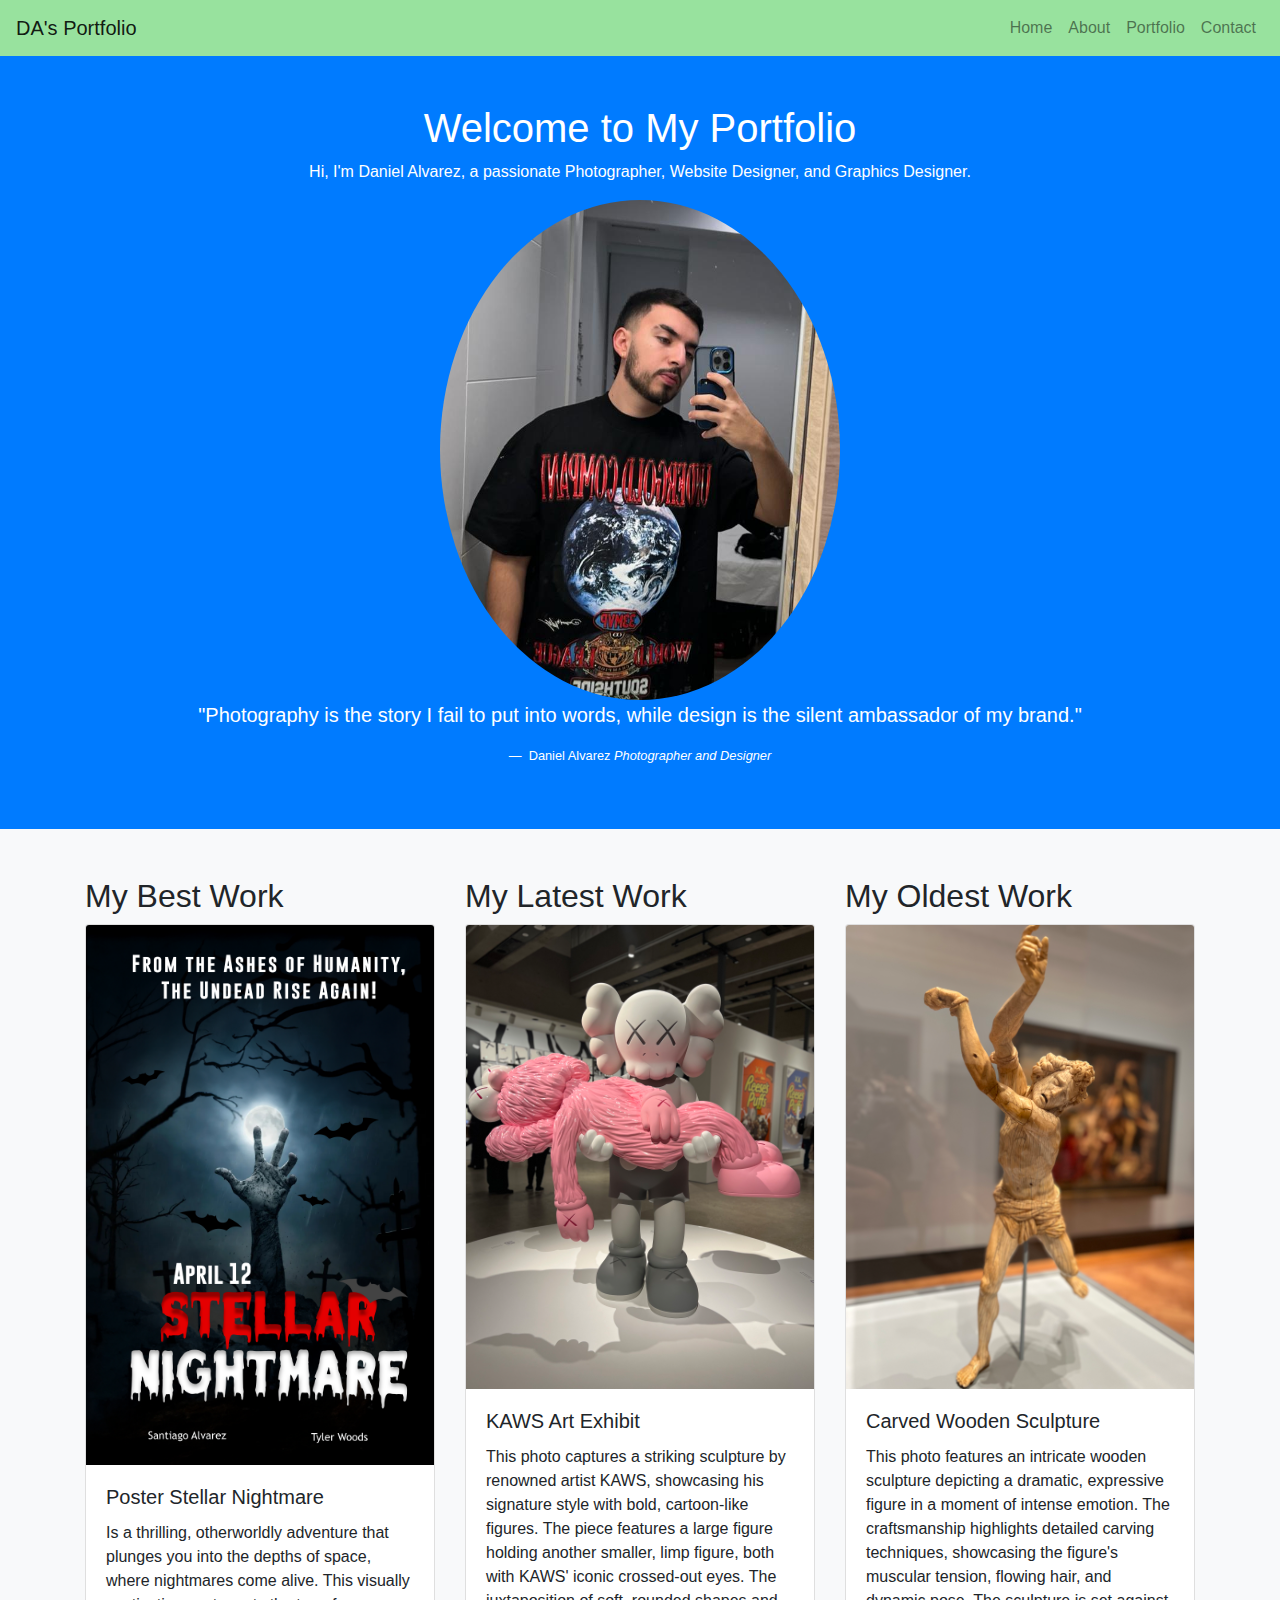
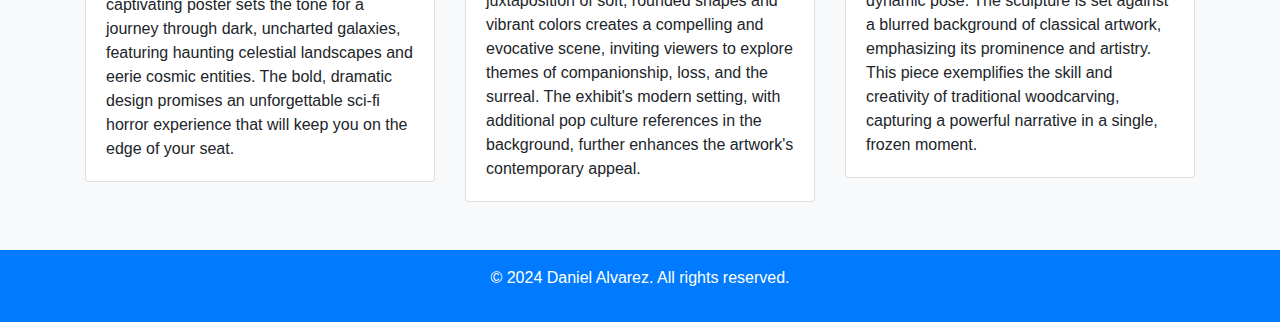
<file: index.html>
<!DOCTYPE html>
<html lang="en">
<head>
    <meta charset="UTF-8">
    <meta name="viewport" content="width=device-width, initial-scale=1.0">
    <title>DA's Portfolio</title>
    <link href="https://stackpath.bootstrapcdn.com/bootstrap/4.5.2/css/bootstrap.min.css" rel="stylesheet">
    <link href="https://cdnjs.cloudflare.com/ajax/libs/animate.css/4.1.1/animate.min.css" rel="stylesheet">
    <link href="Styles/styles.css" rel="stylesheet">
</head>
<body>
    <nav class="navbar navbar-expand-lg navbar-light">
        <a class="navbar-brand" href="#">DA's Portfolio</a>
        <button class="navbar-toggler" type="button" data-toggle="collapse" data-target="#navbarNav" aria-controls="navbarNav" aria-expanded="false" aria-label="Toggle navigation">
            <span class="navbar-toggler-icon"></span>
        </button>
        <div class="collapse navbar-collapse" id="navbarNav">
            <ul class="navbar-nav ml-auto">
                <li class="nav-item"><a class="nav-link" href="index.html">Home</a></li>
                <li class="nav-item"><a class="nav-link" href="about.html">About</a></li>
                <li class="nav-item"><a class="nav-link" href="projects.html">Portfolio</a></li>
                <li class="nav-item"><a class="nav-link" href="contact.html">Contact</a></li>
            </ul>
        </div>
    </nav>
    <section id="introduction" class="bg-primary text-white text-center p-5">
        <div class="container">
            <h1>Welcome to My Portfolio</h1>
            <p>Hi, I'm Daniel Alvarez, a passionate Photographer, Website Designer, and Graphics Designer.</p>
            <img src="Assets/Me.jpeg" alt="Professional Photo" class="img-fluid rounded-circle custom-img-size">
            <figure class="text-center">
                <blockquote class="blockquote">
                  <p>
                    "Photography is the story I fail to put into words, while design is the silent ambassador of my brand."</p>
                </blockquote>
                <figcaption class="blockquote-footer light white-text">
                   Daniel Alvarez <cite title="Source Title">Photographer and Designer</cite>
                </figcaption>
              </figure>
        </div>
    </section>

    <section id="highlight-reel" class="bg-light p-5">
        <div class="container">
            <div class="row">
                <div class="col-md-4">
                    <h2>My Best Work</h2>
                    <div class="card">
                        <img src="Assets/poster.png" class="card-img-top" alt="Project 1">
                        <div class="card-body">
                            <h5 class="card-title">Poster Stellar Nightmare</h5>
                            <p class="card-text">Is a thrilling, otherworldly adventure that plunges you into the depths of space, where nightmares come alive. This visually captivating poster sets the tone for a journey through dark, uncharted galaxies, featuring haunting celestial landscapes and eerie cosmic entities. The bold, dramatic design promises an unforgettable sci-fi horror experience that will keep you on the edge of your seat.</p>
                        </div>
                    </div>
                </div>
                <div class="col-md-4">
                    <h2>My Latest Work</h2>
                    <div class="card">
                        <img src="Assets/22.jpeg" class="card-img-top" alt="Project 1">
                        <div class="card-body">
                            <h5 class="card-title">KAWS Art Exhibit</h5>
                            <p class="card-text">This photo captures a striking sculpture by renowned artist KAWS, showcasing his signature style with bold, cartoon-like figures. The piece features a large figure holding another smaller, limp figure, both with KAWS' iconic crossed-out eyes. The juxtaposition of soft, rounded shapes and vibrant colors creates a compelling and evocative scene, inviting viewers to explore themes of companionship, loss, and the surreal. The exhibit's modern setting, with additional pop culture references in the background, further enhances the artwork's contemporary appeal.</p>
                        </div>
                    </div>
                </div>
                <div class="col-md-4">
                    <h2>My Oldest Work</h2>
                    <div class="card">
                        <img src="Assets/4.jpeg" class="card-img-top" alt="Project 1">
                        <div class="card-body">
                            <h5 class="card-title">Carved Wooden Sculpture</h5>
                            <p class="card-text">This photo features an intricate wooden sculpture depicting a dramatic, expressive figure in a moment of intense emotion. The craftsmanship highlights detailed carving techniques, showcasing the figure's muscular tension, flowing hair, and dynamic pose. The sculpture is set against a blurred background of classical artwork, emphasizing its prominence and artistry. This piece exemplifies the skill and creativity of traditional woodcarving, capturing a powerful narrative in a single, frozen moment.</p>
                        </div>
                    </div>
                </div>
            </div>
        </div>
    </section>

    <footer class="bg-primary text-white text-center p-3">
        <p>&copy; 2024 Daniel Alvarez. All rights reserved.</p>
    </footer>

    <script src="https://code.jquery.com/jquery-3.5.1.slim.min.js"></script>
    <script src="https://cdn.jsdelivr.net/npm/@popperjs/core@2.9.2/dist/umd/popper.min.js"></script>
    <script src="https://stackpath.bootstrapcdn.com/bootstrap/4.5.2/js/bootstrap.min.js"></script>
</body>
</html>
</file>
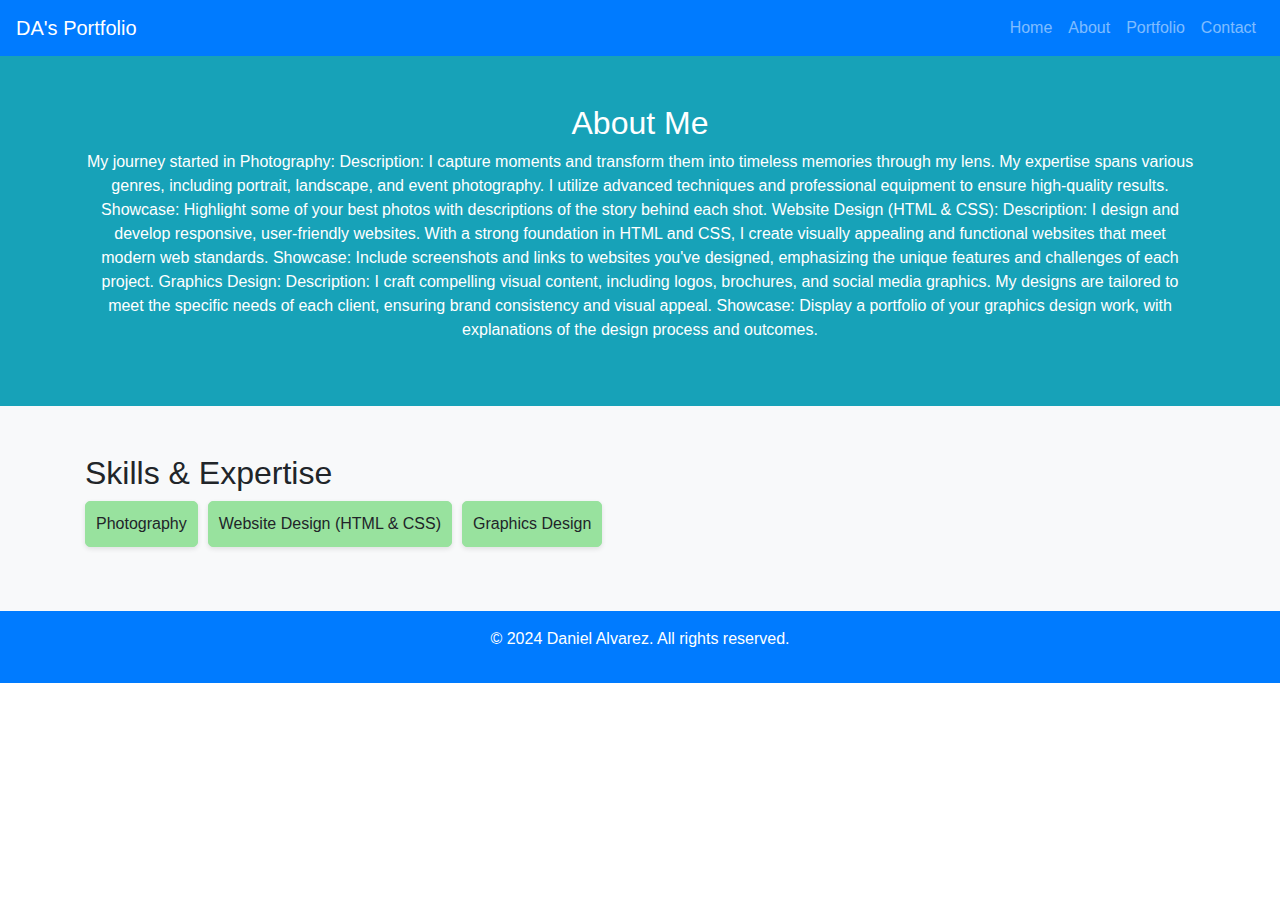
<file: about.html>
<!DOCTYPE html>
<html lang="en">
<head>
    <meta charset="UTF-8">
    <meta name="viewport" content="width=device-width, initial-scale=1.0">
    <title>DA's Portfolio</title>
    <link href="https://stackpath.bootstrapcdn.com/bootstrap/4.5.2/css/bootstrap.min.css" rel="stylesheet">
    <link href="https://cdnjs.cloudflare.com/ajax/libs/animate.css/4.1.1/animate.min.css" rel="stylesheet">
    <link href="Styles/styles.css" rel="stylesheet">
    <body>
        <nav class="navbar navbar-expand-lg navbar-dark bg-primary">
            <a class="navbar-brand" href="index.html">DA's Portfolio</a>
            <button class="navbar-toggler" type="button" data-toggle="collapse" data-target="#navbarNav" aria-controls="navbarNav" aria-expanded="false" aria-label="Toggle navigation">
                <span class="navbar-toggler-icon"></span>
            </button>
            <div class="collapse navbar-collapse" id="navbarNav">
                <ul class="navbar-nav ml-auto">
                    <li class="nav-item"><a class="nav-link" href="index.html">Home</a></li>
                    <li class="nav-item"><a class="nav-link" href="about.html">About</a></li>
                    <li class="nav-item"><a class="nav-link" href="projects.html">Portfolio</a></li>
                    <li class="nav-item"><a class="nav-link" href="contact.html">Contact</a></li>
                </ul>
            </div>
        </nav>

<section id="personal-story" class="bg-info text-white text-center p-5">
    <div class="container">
        <h2>About Me</h2>
        <p>My journey started in Photography:

            Description: I capture moments and transform them into timeless memories through my lens. My expertise spans various genres, including portrait, landscape, and event photography. I utilize advanced techniques and professional equipment to ensure high-quality results.
            Showcase: Highlight some of your best photos with descriptions of the story behind each shot.
            Website Design (HTML & CSS):
            
            Description: I design and develop responsive, user-friendly websites. With a strong foundation in HTML and CSS, I create visually appealing and functional websites that meet modern web standards.
            Showcase: Include screenshots and links to websites you've designed, emphasizing the unique features and challenges of each project.
            Graphics Design:
            
            Description: I craft compelling visual content, including logos, brochures, and social media graphics. My designs are tailored to meet the specific needs of each client, ensuring brand consistency and visual appeal.
            Showcase: Display a portfolio of your graphics design work, with explanations of the design process and outcomes.</p>
    </div>
</section>

<section id="skills-expertise" class="bg-light p-5">
    <div class="container">
        <h2>Skills & Expertise</h2>
        <ul>
            <li>Photography</li>
            <li>Website Design (HTML & CSS)</li>
            <li>Graphics Design</li>
        </ul>
    </div>
</section>   

<footer class="bg-primary text-white text-center p-3">
    <p>&copy; 2024 Daniel Alvarez. All rights reserved.</p>
</footer>

<script src="https://code.jquery.com/jquery-3.5.1.slim.min.js"></script>
<script src="https://cdn.jsdelivr.net/npm/@popperjs/core@2.9.2/dist/umd/popper.min.js"></script>
<script src="https://stackpath.bootstrapcdn.com/bootstrap/4.5.2/js/bootstrap.min.js"></script>
</body>
</html>
</file>
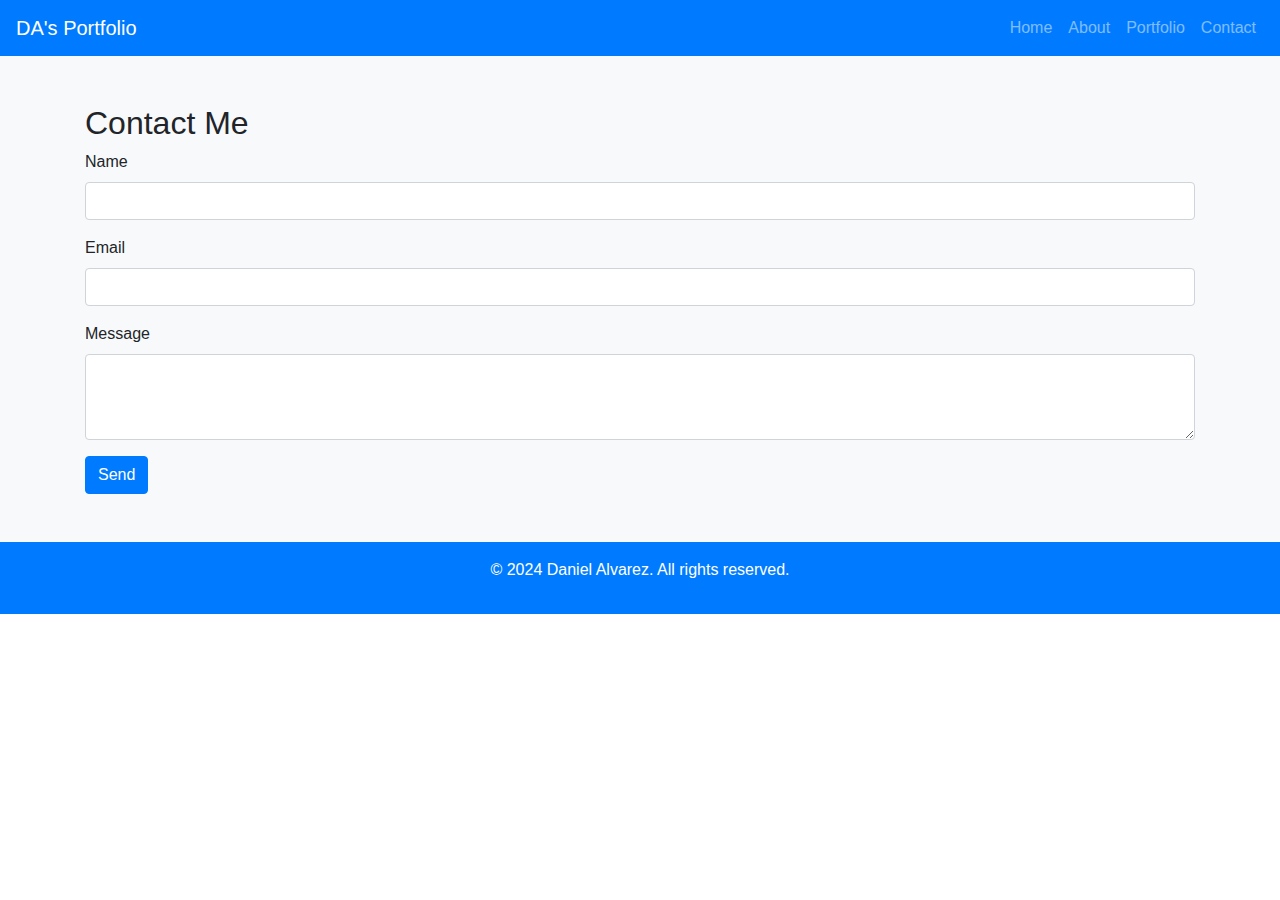
<file: contact.html>
<!DOCTYPE html>
<html lang="en">
<head>
    <meta charset="UTF-8">
    <meta name="viewport" content="width=device-width, initial-scale=1.0">
    <title>DA's Portfolio</title>
    <link href="https://stackpath.bootstrapcdn.com/bootstrap/4.5.2/css/bootstrap.min.css" rel="stylesheet">
    <link href="https://cdnjs.cloudflare.com/ajax/libs/animate.css/4.1.1/animate.min.css" rel="stylesheet">
    <link href="Styles/styles.css" rel="stylesheet">
    <body>
        <nav class="navbar navbar-expand-lg navbar-dark bg-primary">
            <a class="navbar-brand" href="index.html">DA's Portfolio</a>
            <button class="navbar-toggler" type="button" data-toggle="collapse" data-target="#navbarNav" aria-controls="navbarNav" aria-expanded="false" aria-label="Toggle navigation">
                <span class="navbar-toggler-icon"></span>
            </button>
            <div class="collapse navbar-collapse" id="navbarNav">
                <ul class="navbar-nav ml-auto">
                    <li class="nav-item"><a class="nav-link" href="index.html">Home</a></li>
                    <li class="nav-item"><a class="nav-link" href="about.html">About</a></li>
                    <li class="nav-item"><a class="nav-link" href="projects.html">Portfolio</a></li>
                    <li class="nav-item"><a class="nav-link" href="contact.html">Contact</a></li>
                </ul>
            </div>
        </nav>

<section id="contact" class="bg-light p-5">
    <div class="container">
        <h2>Contact Me</h2>
        <form>
            <div class="mb-3">
                <label for="name" class="form-label">Name</label>
                <input type="text" class="form-control" id="name" required>
            </div>
            <div class="mb-3">
                <label for="email" class="form-label">Email</label>
                <input type="email" class="form-control" id="email" required>
            </div>
            <div class="mb-3">
                <label for="message" class="form-label">Message</label>
                <textarea class="form-control" id="message" rows="3" required></textarea>
            </div>
            <button type="submit" class="btn btn-primary">Send</button>
        </form>
    </div>
</section>
<footer class="bg-primary text-white text-center p-3">
    <p>&copy; 2024 Daniel Alvarez. All rights reserved.</p>
</footer>

<script src="https://code.jquery.com/jquery-3.5.1.slim.min.js"></script>
<script src="https://cdn.jsdelivr.net/npm/@popperjs/core@2.9.2/dist/umd/popper.min.js"></script>
<script src="https://stackpath.bootstrapcdn.com/bootstrap/4.5.2/js/bootstrap.min.js"></script>
</body>
</html>
</file>
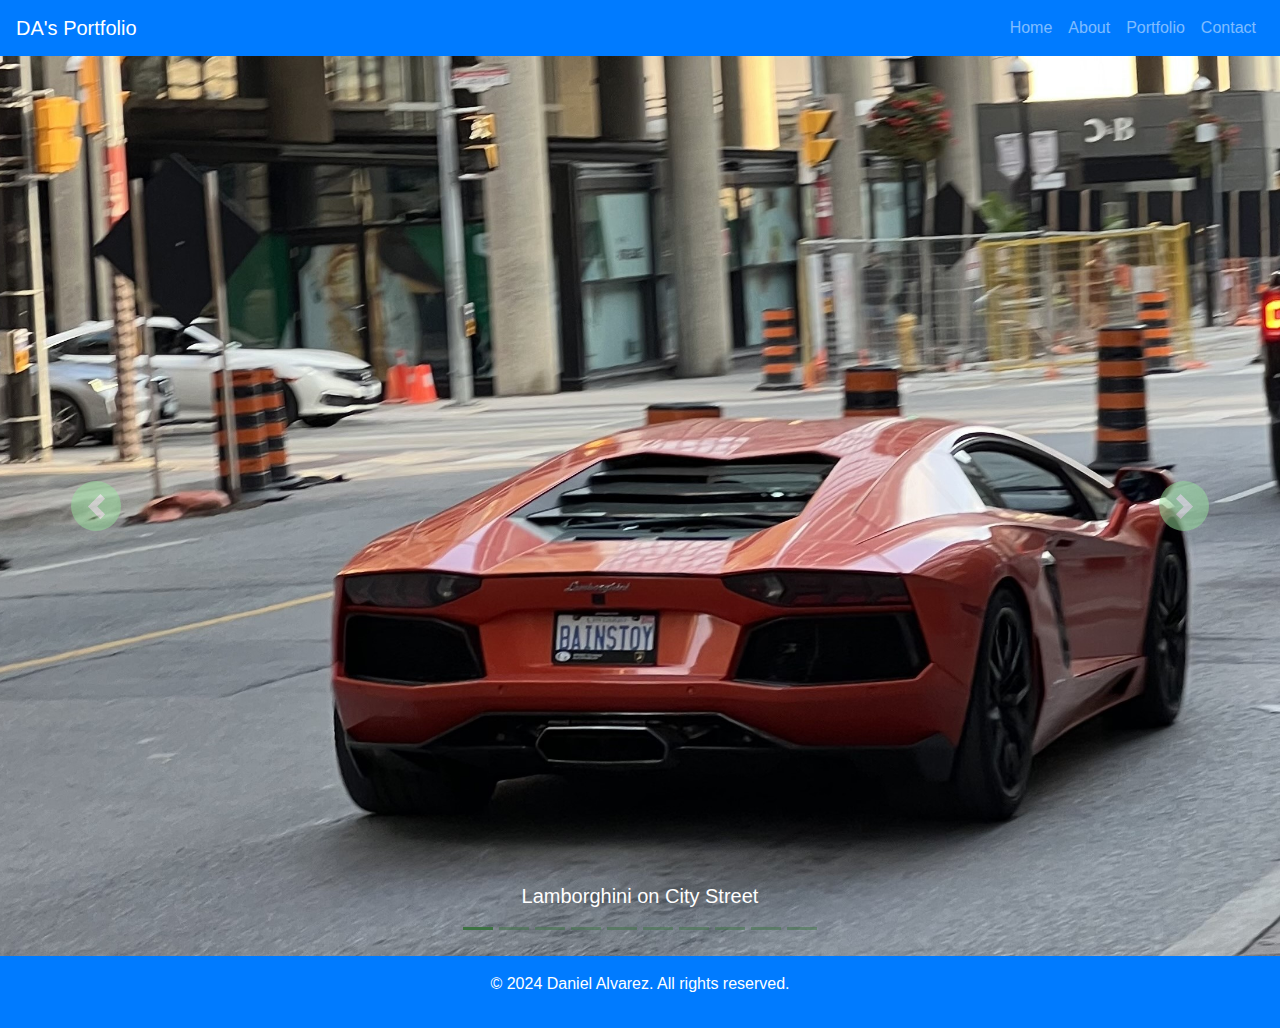
<file: projects.html>
<!DOCTYPE html>
<html lang="en">
<head>
    <meta charset="UTF-8">
    <meta name="viewport" content="width=device-width, initial-scale=1.0">
    <title>DA's Portfolio</title>
    <link href="https://stackpath.bootstrapcdn.com/bootstrap/4.5.2/css/bootstrap.min.css" rel="stylesheet">
    <link href="https://cdnjs.cloudflare.com/ajax/libs/animate.css/4.1.1/animate.min.css" rel="stylesheet">
    <link href="Styles/styles.css" rel="stylesheet">
    <body>
        <nav class="navbar navbar-expand-lg navbar-dark bg-primary">
            <a class="navbar-brand" href="index.html">DA's Portfolio</a>
            <button class="navbar-toggler" type="button" data-toggle="collapse" data-target="#navbarNav" aria-controls="navbarNav" aria-expanded="false" aria-label="Toggle navigation">
                <span class="navbar-toggler-icon"></span>
            </button>
            <div class="collapse navbar-collapse" id="navbarNav">
                <ul class="navbar-nav ml-auto">
                    <li class="nav-item"><a class="nav-link" href="index.html">Home</a></li>
                    <li class="nav-item"><a class="nav-link" href="about.html">About</a></li>
                    <li class="nav-item"><a class="nav-link" href="projects.html">Portfolio</a></li>
                    <li class="nav-item"><a class="nav-link" href="contact.html">Contact</a></li>
                </ul>
            </div>
        </nav>
        
        
<div id="carouselExampleIndicators" class="carousel slide" data-ride="carousel">
    <ol class="carousel-indicators">
        <li data-target="#carouselExampleIndicators" data-slide-to="0" class="active"></li>
        <li data-target="#carouselExampleIndicators" data-slide-to="1"></li>
        <li data-target="#carouselExampleIndicators" data-slide-to="2"></li>
        <li data-target="#carouselExampleIndicators" data-slide-to="3"></li>
        <li data-target="#carouselExampleIndicators" data-slide-to="4"></li>
        <li data-target="#carouselExampleIndicators" data-slide-to="5"></li>
        <li data-target="#carouselExampleIndicators" data-slide-to="6"></li>
        <li data-target="#carouselExampleIndicators" data-slide-to="7"></li>
        <li data-target="#carouselExampleIndicators" data-slide-to="8"></li>
        <li data-target="#carouselExampleIndicators" data-slide-to="9"></li>
    </ol>
    <div class="carousel-inner">
        <div class="carousel-item active">
            <img src="Assets/1.jpeg" class="d-block w-100 " alt="First slide">
            <div class="carousel-caption d-none d-md-block">
                <h5>Lamborghini on City Street</h5>
            </div>
        </div>
        <div class="carousel-item">
            <img src="Assets/3.jpeg" class="d-block w-100" alt="Second slide">
            <div class="carousel-caption d-none d-md-block">
                <h5>Shiny Sculpture</h5>
            </div>
        </div>
        <div class="carousel-item">
            <img src="Assets/5.jpg" class="d-block w-100" alt="Third slide">
            <div class="carousel-caption d-none d-md-block">
                <h5>Pine Needle Cluster</h5>
            </div>
        </div>
        <div class="carousel-item">
            <img src="Assets/6.jpg" class="d-block w-100" alt="Four slide">
            <div class="carousel-caption d-none d-md-block">
                <h5>Verdant Sprig Close-Up</h5>
            </div>
        </div>
        <div class="carousel-item">
            <img src="Assets/7.jpg" class="d-block w-100" alt="Five slide">
            <div class="carousel-caption d-none d-md-block">
                <h5>Solitary Pine Cone</h5>
                
            </div>
        </div>
        <div class="carousel-item">
            <img src="Assets/Alvarez_D_1.jpg" class="d-block w-100" alt="Sixth slide">
            <div class="carousel-caption d-none d-md-block">
                <h5>Statue in Gallery</h5>
            </div>
        </div>
        <div class="carousel-item">
            <img src="Assets/Alvarez_D_2.jpg" class="d-block w-100" alt="Sixth slide">
            <div class="carousel-caption d-none d-md-block">
                <h5>Toronto City Hall at Night</h5>
            </div>
        </div>
        <div class="carousel-item">
            <img src="Assets/Alvarez_Daniel_Character Vectorization.png" class="d-block w-100" alt="Sixth slide">
            <div class="carousel-caption d-none d-md-block">
                <h5>Pop Art Selfie Reflection Colombia Flag</h5>
            </div>
        </div>
        <div class="carousel-item">
            <img src="Assets/8.jpeg" class="d-block w-100" alt="Sixth slide">
            <div class="carousel-caption d-none d-md-block">
                <h5>Contemplation in Stone</h5>
            </div>
        </div>
        <div class="carousel-item">
            <img src="Assets/9.jpeg" class="d-block w-100" alt="Sixth slide">
            <div class="carousel-caption d-none d-md-block">
                <h5>Lakeside Refreshment</h5>
            </div>
        </div>
        
    </div>
    <a class="carousel-control-prev" href="#carouselExampleIndicators" role="button" data-slide="prev">
        <span class="carousel-control-prev-icon" aria-hidden="true"></span>
        <span class="sr-only">Previous</span>
    </a>
    <a class="carousel-control-next" href="#carouselExampleIndicators" role="button" data-slide="next">
        <span class="carousel-control-next-icon" aria-hidden="true"></span>
        <span class="sr-only">Next</span>
    </a>
</div>

<footer class="bg-primary text-white text-center p-3">
    <p>&copy; 2024 Daniel Alvarez. All rights reserved.</p>
</footer>

<script src="https://code.jquery.com/jquery-3.5.1.slim.min.js"></script>
<script src="https://cdn.jsdelivr.net/npm/@popperjs/core@2.9.2/dist/umd/popper.min.js"></script>
<script src="https://stackpath.bootstrapcdn.com/bootstrap/4.5.2/js/bootstrap.min.js"></script>
</body>
</html>
</file>
<file: Styles/styles.css>
.navbar {
    background-color: #98e29e; 
}
.navbar-brand,
.nav-link {
    color: #3c7242; 
}
.nav-link:hover {
    color: #030303; 
    background-color: #3c7242;
}
.custom-img-size {
    width: 400px; 
    height: 500px; 
}
.white-text {
    color: white;
}

.carousel-inner img {
    width: 100%;
    height: 100vh; 
    object-fit: cover; 
}


.carousel-control-prev-icon,
.carousel-control-next-icon {
    background-color: #98e29e; 
    border-radius: 100%;
    width: 50px; 
    height: 50px; 
    background-size: 50%; 
    
}

.carousel-indicators li {
    background-color: #3c7242; 
}
#skills-expertise ul {
    list-style-type: none;
    padding: 0;
    display: flex;
    gap: 10px; 
}

#skills-expertise li {
    background-color: #98e29e; 
    border: 1px solid #98e29e; 
    padding: 10px;
    border-radius: 5px; 
    box-shadow: 0 2px 5px rgba(0, 0, 0, 0.1); 
}
</file>
